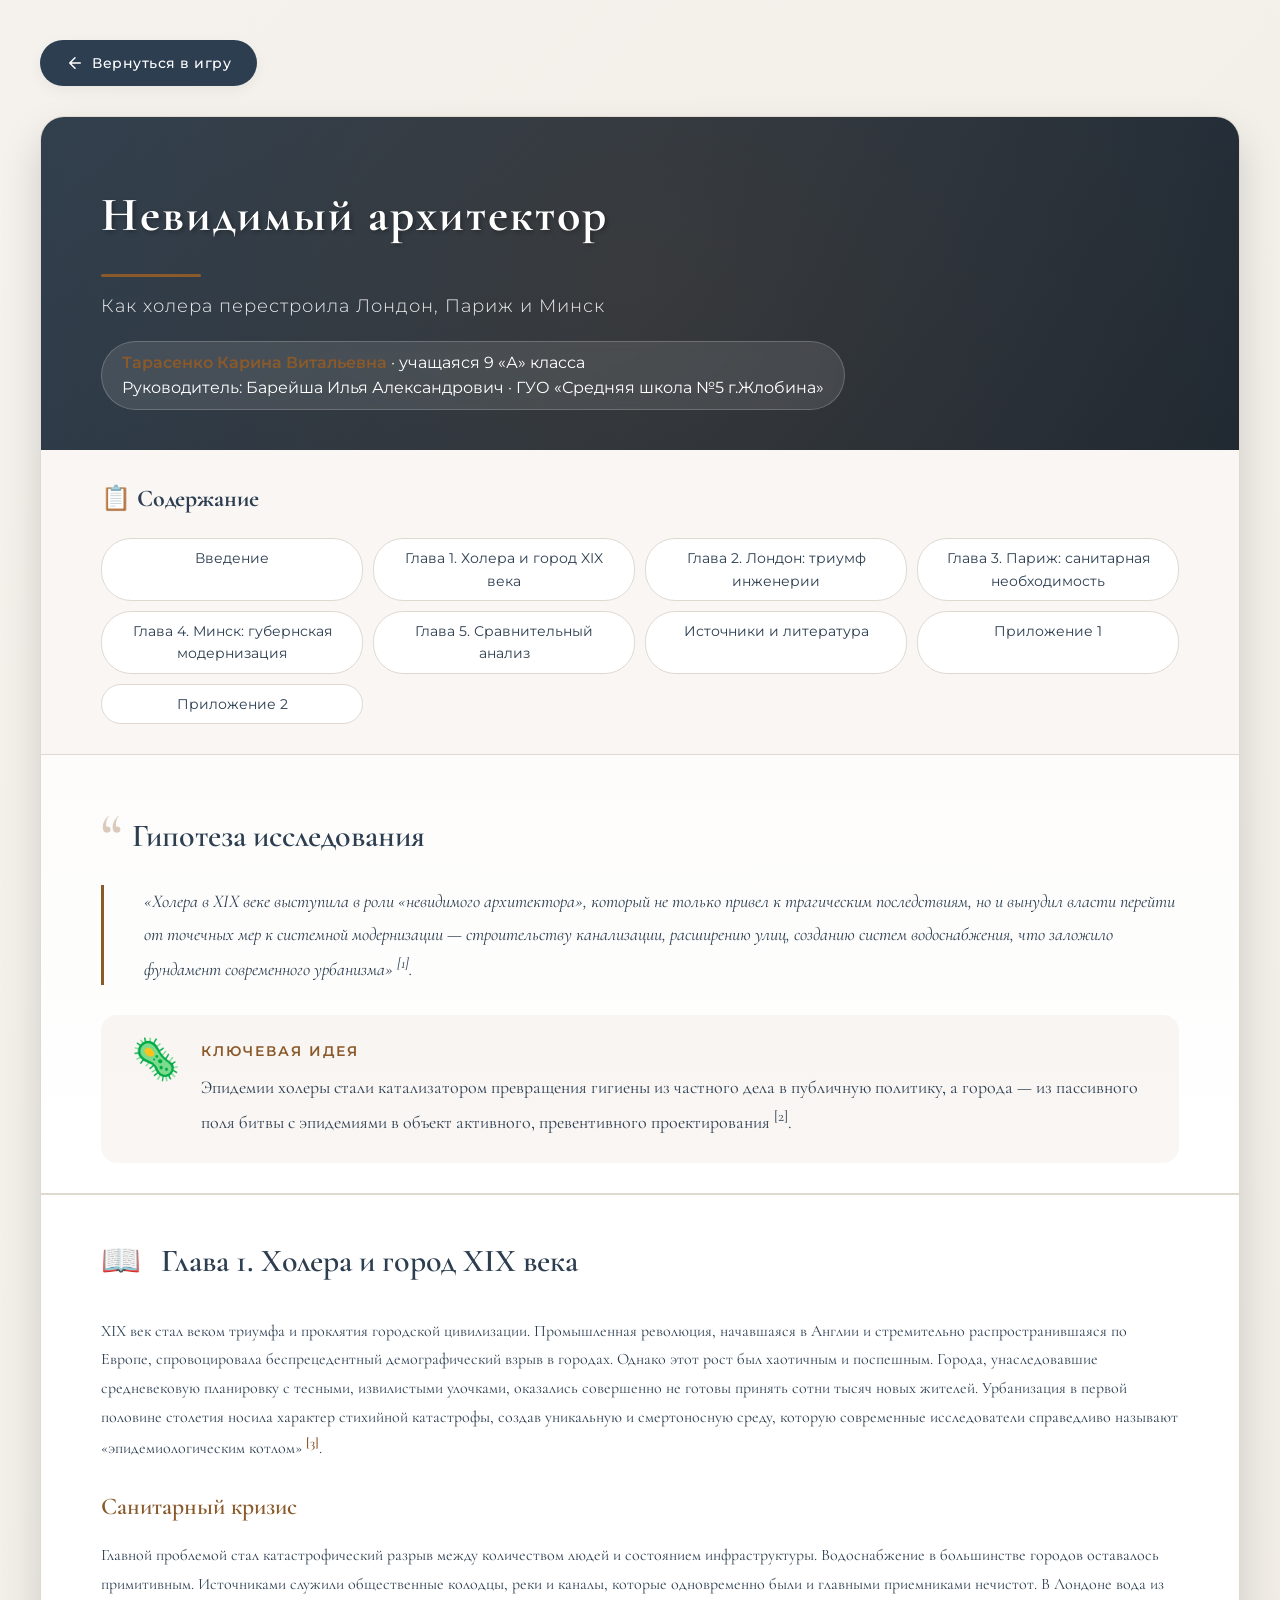
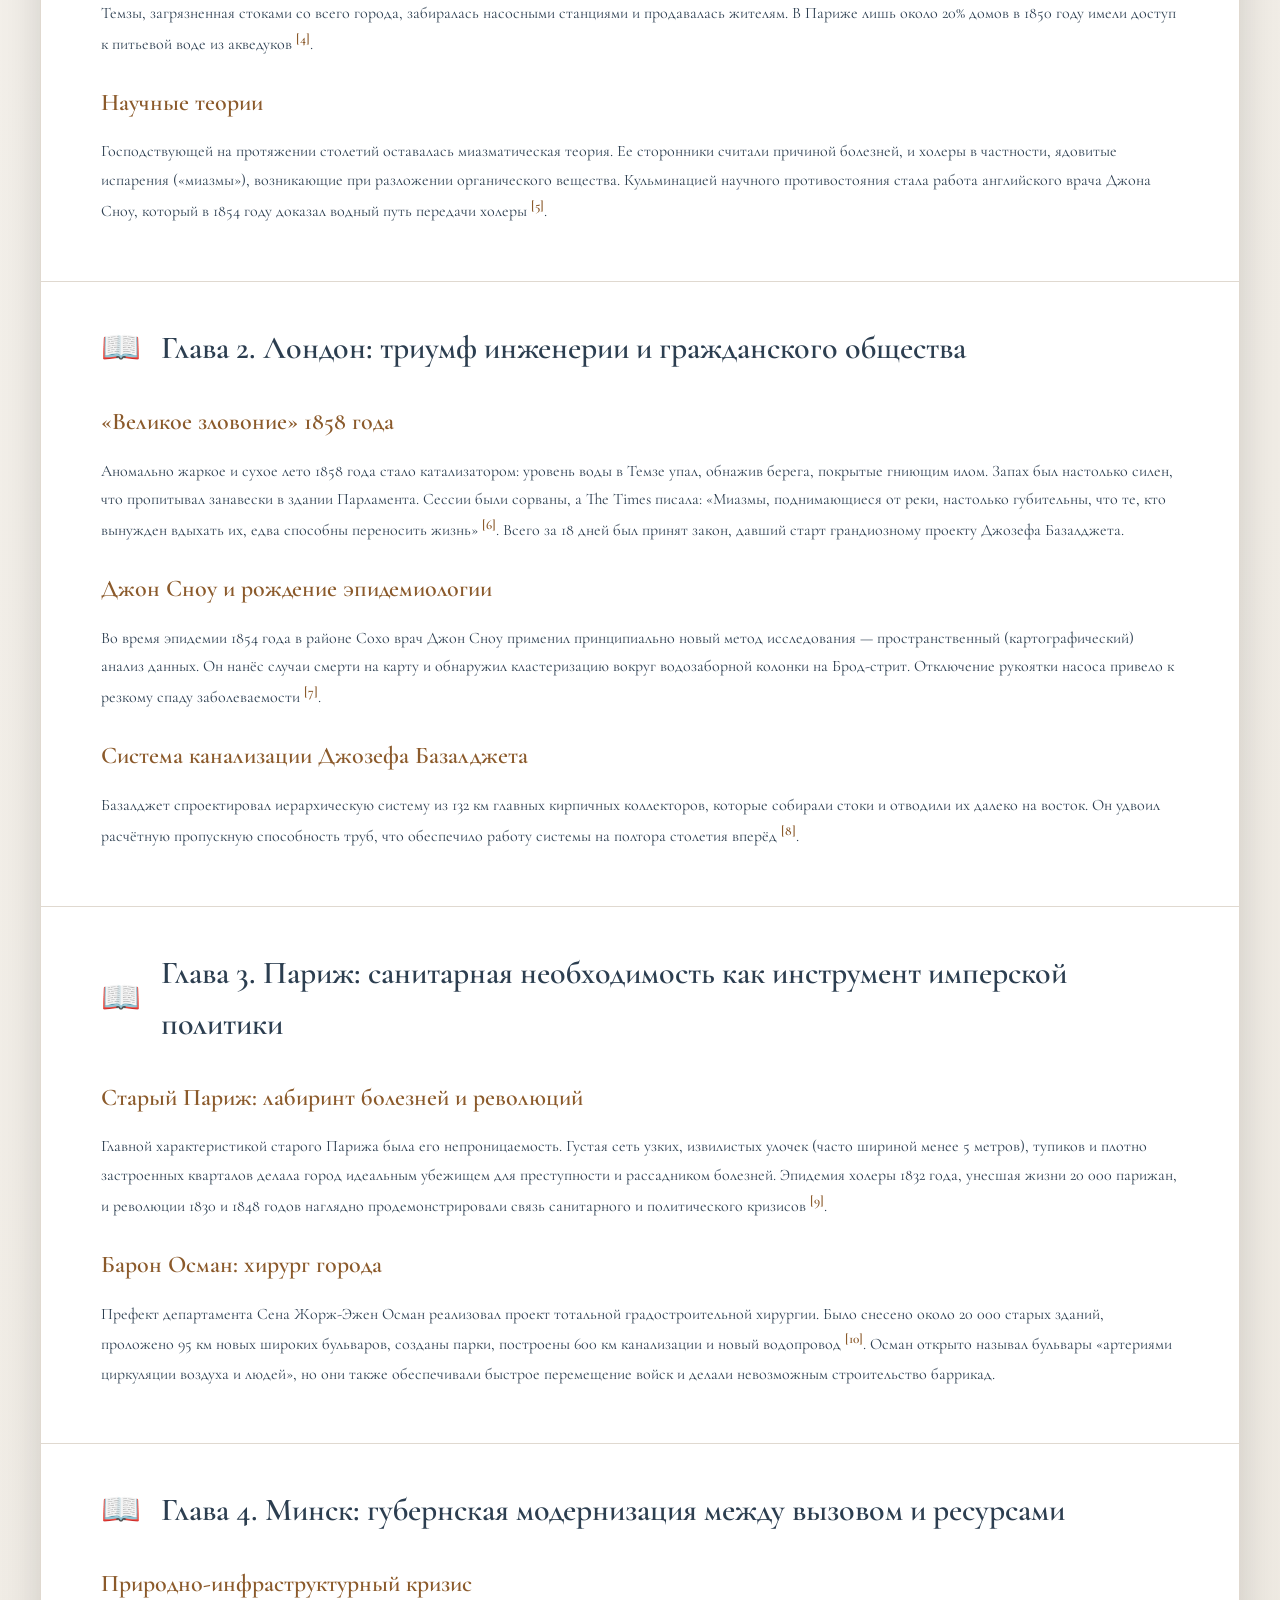
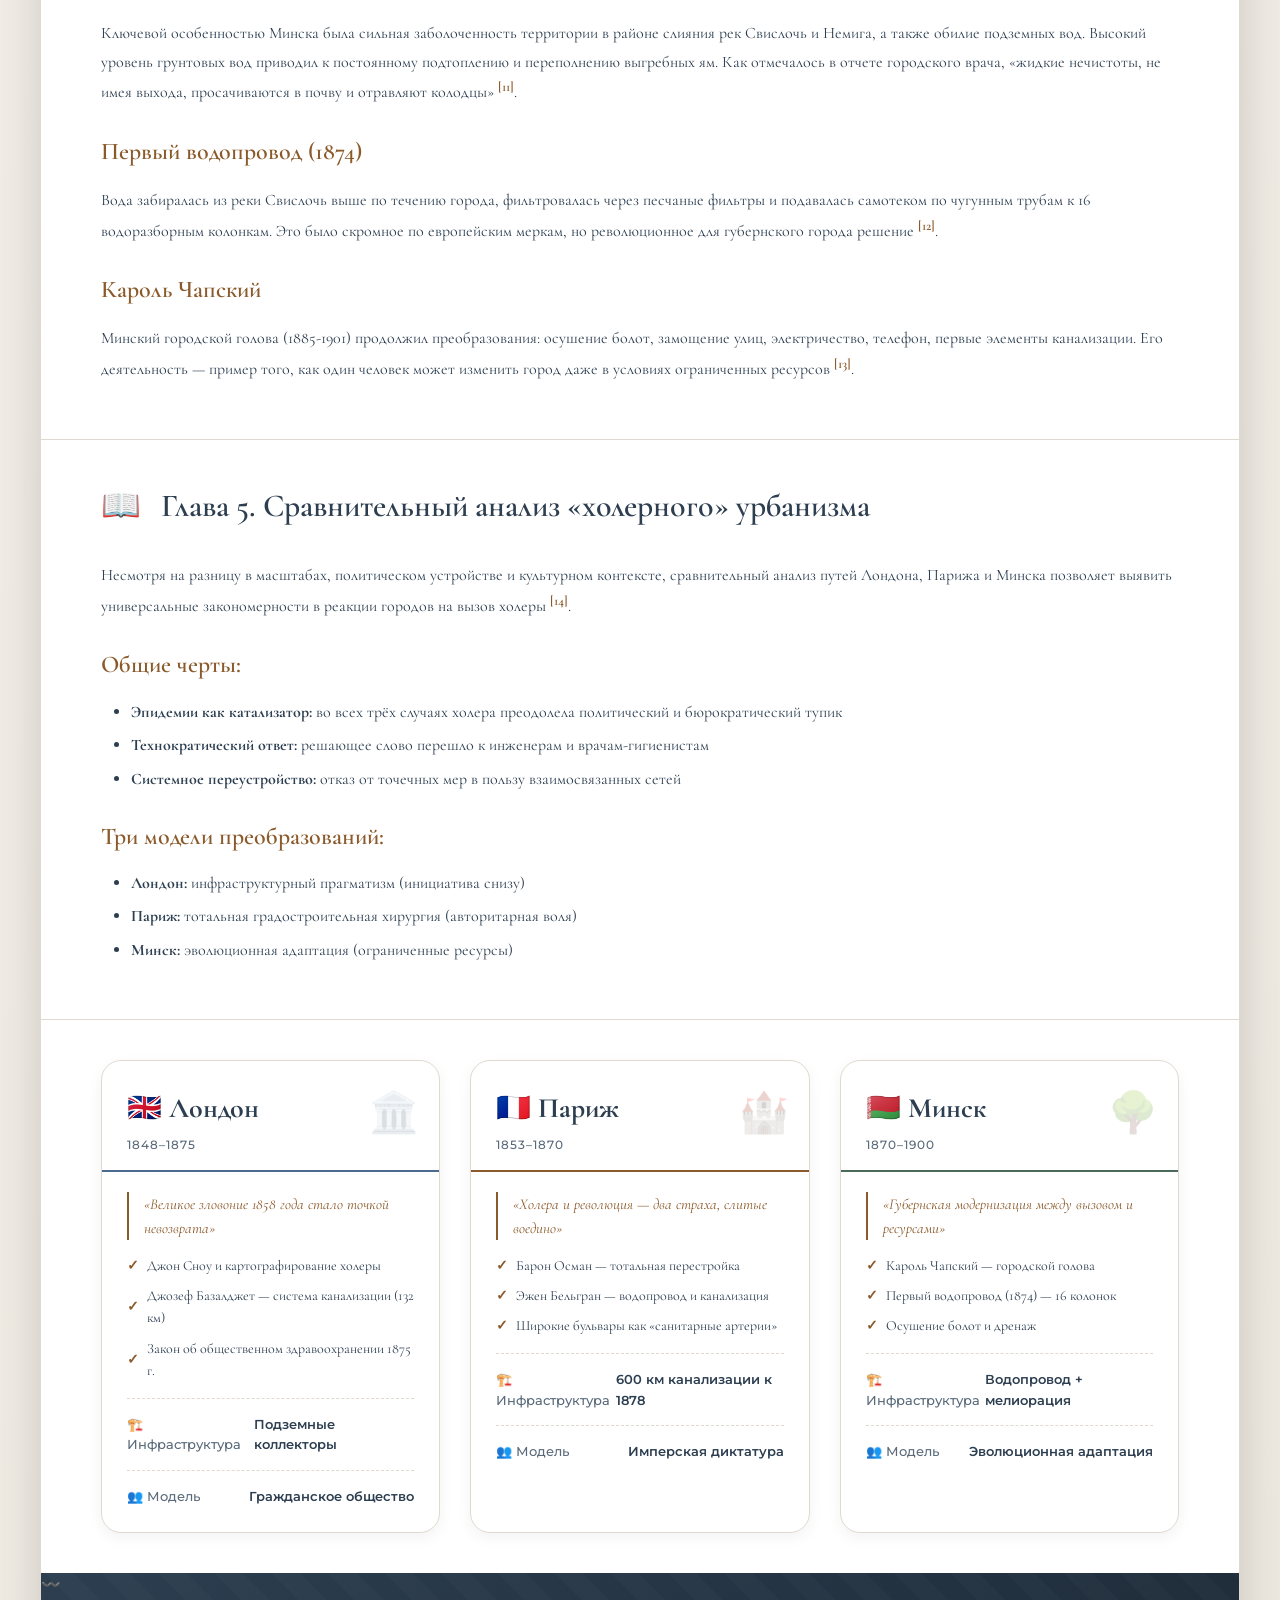
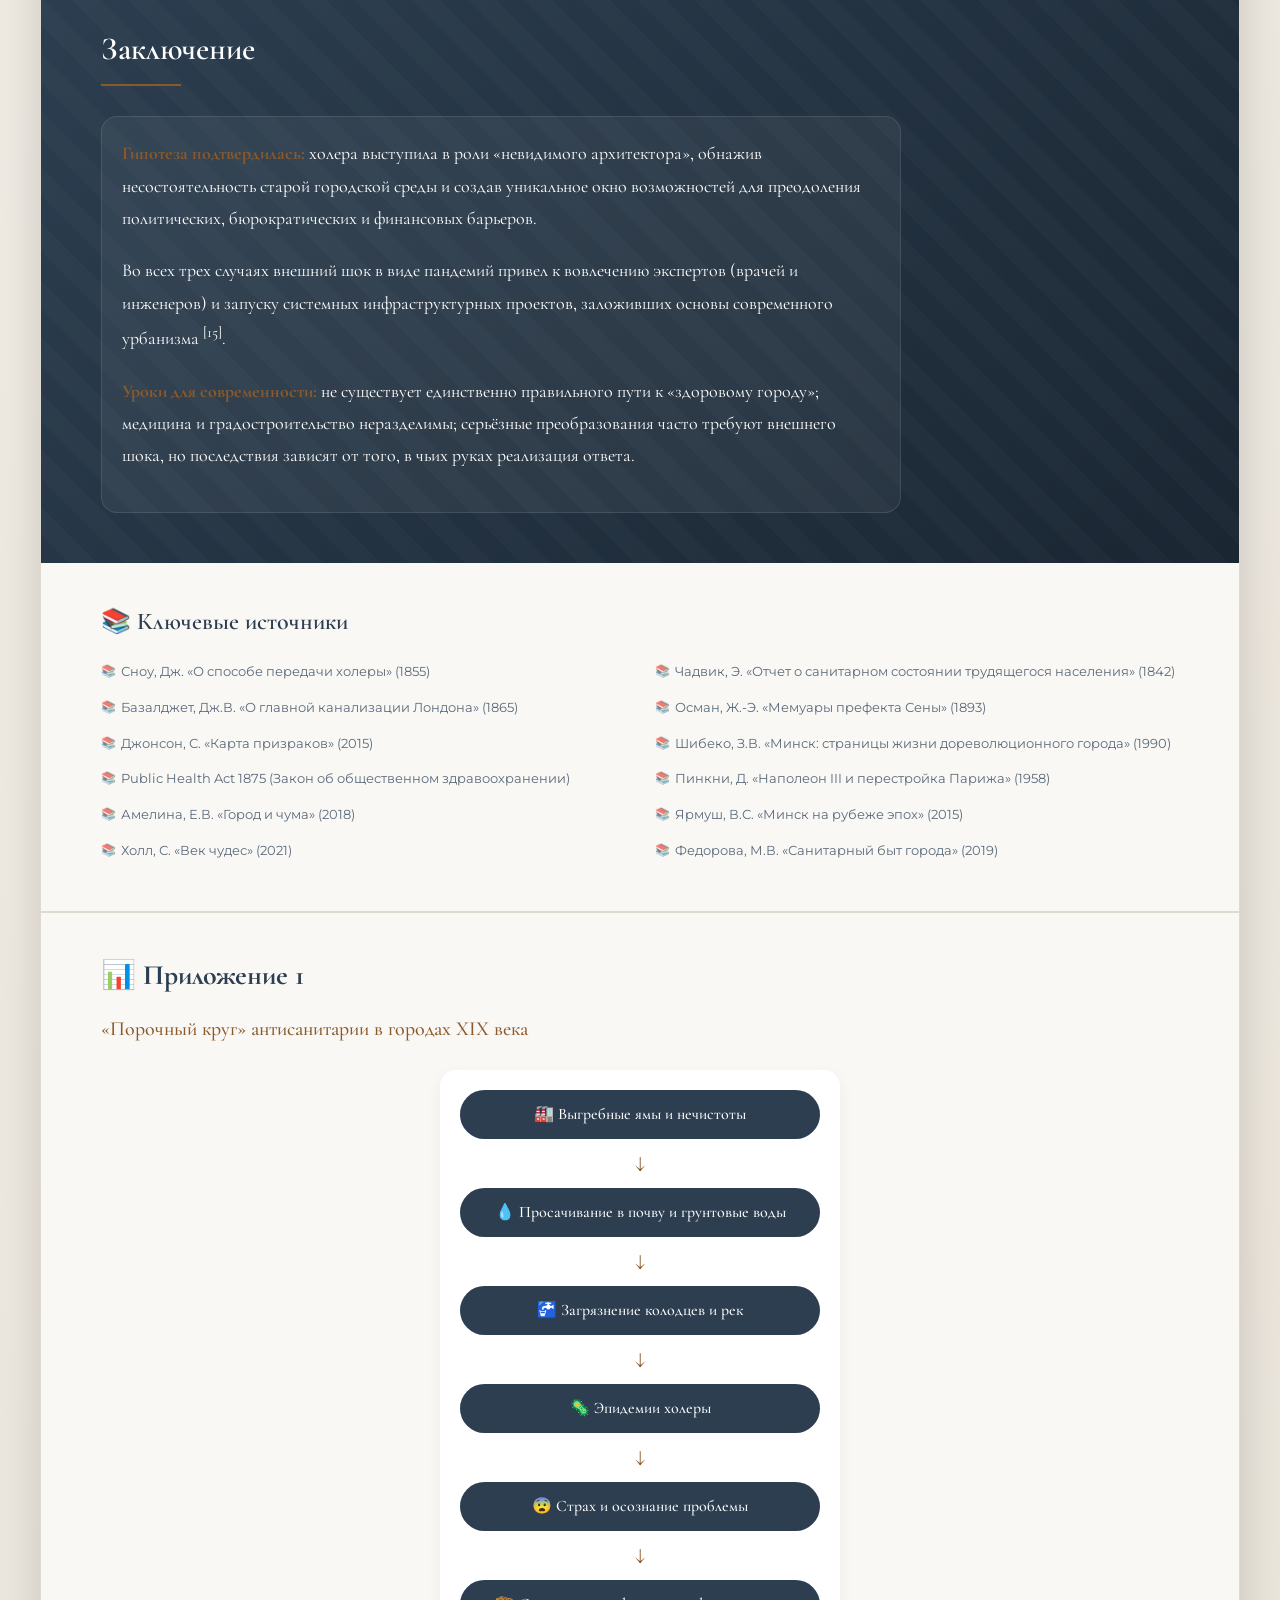
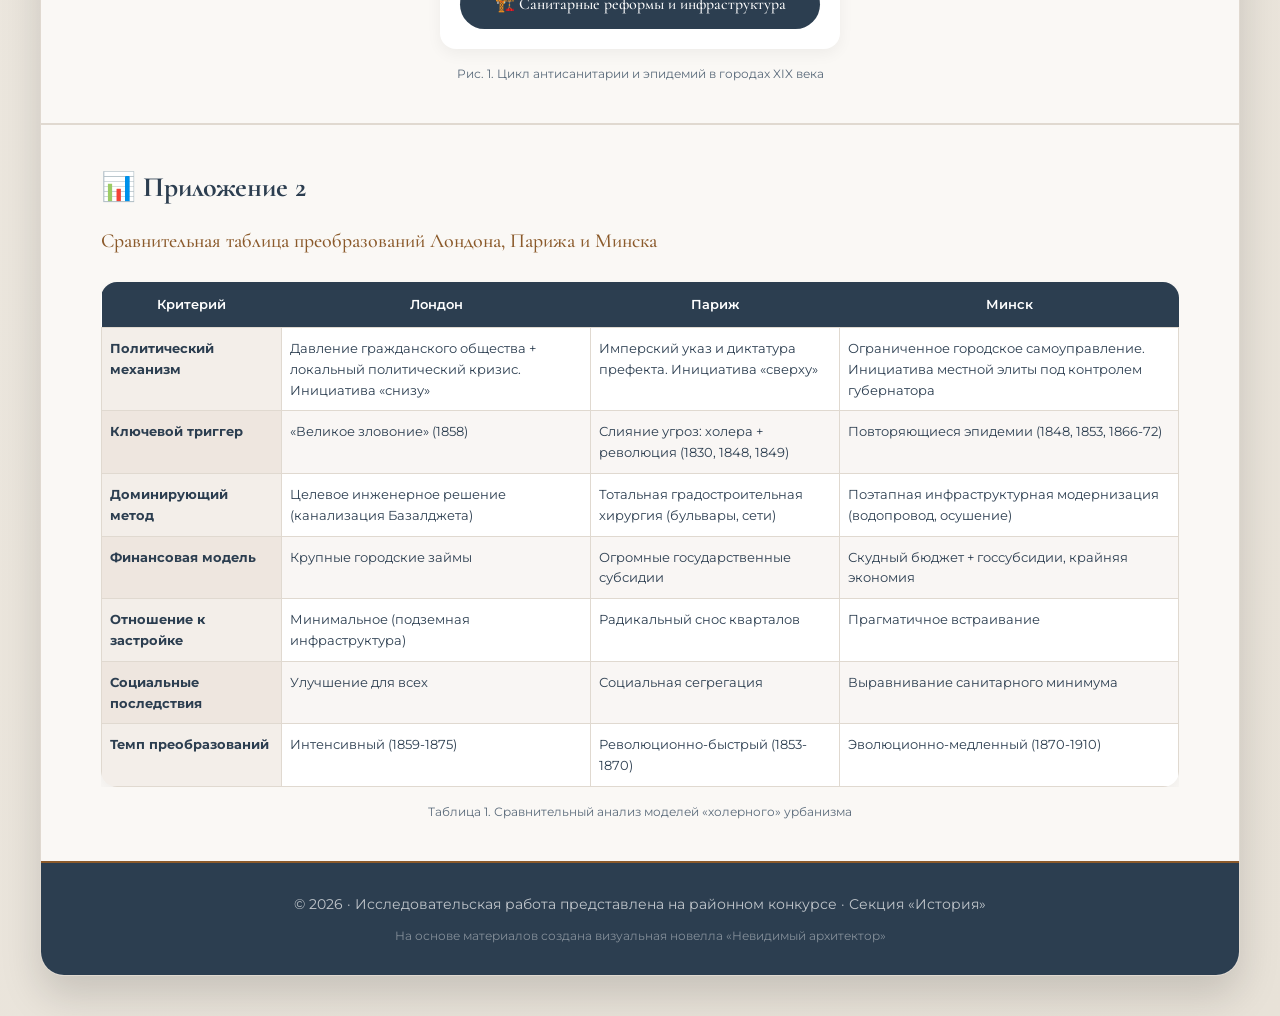
<file: research_full.html>
<!DOCTYPE html>
<html lang="ru">
<head>
    <meta charset="UTF-8">
    <meta name="viewport" content="width=device-width, initial-scale=1.0">
    <title>Невидимый архитектор · Исследовательская работа</title>
    <meta name="description" content="Исследовательская работа о влиянии эпидемий холеры на градостроительную модернизацию Лондона, Парижа и Минска в XIX веке">
    <meta name="keywords" content="холера, урбанизм, история, Лондон, Париж, Минск, Джон Сноу, Осман, Чапский">
    <meta name="author" content="Тарасенко Карина Витальевна">
    
    <!-- Open Graph для соцсетей -->
    <meta property="og:title" content="Невидимый архитектор: как холера перестроила Лондон, Париж и Минск">
    <meta property="og:description" content="Учебно-исследовательская работа учащейся 9 класса">
    <meta property="og:type" content="article">
    
    <link href="https://fonts.googleapis.com/css2?family=Cormorant+Garamond:wght@400;500;600;700&family=Montserrat:wght@300;400;500;600&display=swap" rel="stylesheet">
    <style>
        * {
            margin: 0;
            padding: 0;
            box-sizing: border-box;
        }

        :root {
            --color-primary: #2c3e50;
            --color-secondary: #8b5a2b;
            --color-accent: #c0392b;
            --color-text: #2c3e50;
            --color-text-light: #5a6a7a;
            --color-bg: #f5f2ed;
            --color-panel: #ffffff;
            --color-border: #e0d9d0;
            --font-main: 'Cormorant Garamond', serif;
            --font-ui: 'Montserrat', sans-serif;
            --shadow-sm: 0 5px 15px rgba(0,0,0,0.05);
            --shadow-md: 0 10px 30px rgba(0,0,0,0.1);
            --shadow-lg: 0 20px 40px rgba(0,0,0,0.15);
            --transition: all 0.3s ease;
        }

        html {
            scroll-behavior: smooth;
        }

        body {
            font-family: var(--font-main);
            background: linear-gradient(135deg, #f5f2ed 0%, #e8e2d8 100%);
            color: var(--color-text);
            line-height: 1.6;
            min-height: 100vh;
            padding: 40px 20px;
            position: relative;
        }

        /* Пылинки/шум фона */
        body::before {
            content: '';
            position: fixed;
            top: 0;
            left: 0;
            width: 100%;
            height: 100%;
            background-image: url('[data-uri]');
            pointer-events: none;
            z-index: -1;
            opacity: 0.5;
        }

        .container {
            max-width: 1200px;
            margin: 0 auto;
            position: relative;
        }

        /* Кнопка назад */
        .back-button {
            display: inline-flex;
            align-items: center;
            gap: 8px;
            padding: 12px 24px;
            background: var(--color-primary);
            color: white;
            text-decoration: none;
            font-family: var(--font-ui);
            font-size: 14px;
            font-weight: 500;
            letter-spacing: 0.5px;
            border: none;
            border-radius: 40px;
            cursor: pointer;
            transition: var(--transition);
            margin-bottom: 30px;
            border: 2px solid transparent;
            box-shadow: var(--shadow-sm);
        }

        .back-button:hover {
            background: var(--color-secondary);
            transform: translateX(-5px);
            box-shadow: var(--shadow-md);
        }

        .back-button:active {
            transform: translateX(-2px);
        }

        .back-button svg {
            width: 18px;
            height: 18px;
            fill: none;
            stroke: currentColor;
            stroke-width: 2;
            stroke-linecap: round;
            stroke-linejoin: round;
        }

        /* Основной контент */
        .research-paper {
            background: var(--color-panel);
            border-radius: 24px;
            box-shadow: var(--shadow-lg);
            overflow: hidden;
            border: 1px solid var(--color-border);
            backdrop-filter: blur(10px);
        }

        /* Шапка */
        .paper-header {
            background: linear-gradient(135deg, var(--color-primary) 0%, #1a2632 100%);
            color: white;
            padding: 60px 60px 40px;
            position: relative;
            overflow: hidden;
        }

        .paper-header::before {
            content: '';
            position: absolute;
            top: -50%;
            right: -50%;
            width: 200%;
            height: 200%;
            background: radial-gradient(circle, rgba(139,90,43,0.2) 0%, transparent 70%);
            animation: rotate 30s linear infinite;
        }

        @keyframes rotate {
            from { transform: rotate(0deg); }
            to { transform: rotate(360deg); }
        }

        .paper-header h1 {
            font-family: var(--font-main);
            font-size: 48px;
            font-weight: 700;
            letter-spacing: 2px;
            margin-bottom: 15px;
            position: relative;
            text-shadow: 2px 2px 4px rgba(0,0,0,0.3);
        }

        .paper-header h1::after {
            content: '';
            display: block;
            width: 100px;
            height: 3px;
            background: var(--color-secondary);
            margin-top: 20px;
            border-radius: 2px;
        }

        .paper-subtitle {
            font-family: var(--font-ui);
            font-size: 18px;
            font-weight: 300;
            letter-spacing: 1px;
            opacity: 0.9;
            margin-bottom: 20px;
            position: relative;
        }

        .paper-author {
            font-family: var(--font-ui);
            font-size: 16px;
            font-weight: 400;
            background: rgba(255,255,255,0.1);
            display: inline-block;
            padding: 8px 20px;
            border-radius: 40px;
            border: 1px solid rgba(255,255,255,0.2);
            backdrop-filter: blur(5px);
            position: relative;
        }

        .paper-author strong {
            color: var(--color-secondary);
            font-weight: 600;
        }

        /* Оглавление */
        .table-of-contents {
            background: rgba(139, 90, 43, 0.05);
            padding: 30px 60px;
            border-bottom: 1px solid var(--color-border);
        }

        .table-of-contents h3 {
            font-family: var(--font-main);
            font-size: 24px;
            color: var(--color-primary);
            margin-bottom: 20px;
        }

        .toc-grid {
            display: grid;
            grid-template-columns: repeat(auto-fill, minmax(250px, 1fr));
            gap: 10px;
        }

        .toc-item {
            padding: 8px 15px;
            background: white;
            border: 1px solid var(--color-border);
            border-radius: 30px;
            text-decoration: none;
            color: var(--color-text);
            font-family: var(--font-ui);
            font-size: 14px;
            transition: var(--transition);
            text-align: center;
        }

        .toc-item:hover {
            background: var(--color-secondary);
            color: white;
            border-color: var(--color-secondary);
            transform: translateY(-2px);
        }

        /* Введение и ключевые тезисы */
        .paper-intro {
            padding: 50px 60px 30px;
            border-bottom: 2px solid var(--color-border);
            background: linear-gradient(to bottom, rgba(139,90,43,0.02), transparent);
        }

        .paper-intro h2, .chapter h2 {
            font-family: var(--font-main);
            font-size: 32px;
            font-weight: 600;
            color: var(--color-primary);
            margin-bottom: 20px;
            display: flex;
            align-items: center;
            gap: 10px;
        }

        .paper-intro h2::before {
            content: '“';
            font-size: 60px;
            color: var(--color-secondary);
            opacity: 0.3;
            line-height: 1;
        }

        .paper-intro p {
            font-size: 18px;
            line-height: 1.8;
            color: var(--color-text);
            margin-bottom: 30px;
            font-style: italic;
            padding-left: 40px;
            border-left: 3px solid var(--color-secondary);
        }

        .key-insight {
            display: flex;
            gap: 20px;
            background: rgba(139,90,43,0.05);
            padding: 25px 30px;
            border-radius: 16px;
            margin-top: 20px;
        }

        .key-insight-icon {
            font-size: 40px;
            line-height: 1;
        }

        .key-insight-text {
            flex: 1;
        }

        .key-insight-text h3 {
            font-family: var(--font-ui);
            font-size: 14px;
            font-weight: 600;
            letter-spacing: 2px;
            text-transform: uppercase;
            color: var(--color-secondary);
            margin-bottom: 8px;
        }

        .key-insight-text p {
            font-size: 18px;
            margin: 0;
            padding: 0;
            border: none;
            font-style: normal;
        }

        /* Главы */
        .chapter {
            padding: 40px 60px;
            border-bottom: 1px solid var(--color-border);
        }

        .chapter h2 {
            margin-bottom: 30px;
        }

        .chapter h2::before {
            content: '📖';
            font-size: 32px;
            margin-right: 10px;
            color: var(--color-secondary);
        }

        .chapter h3 {
            font-family: var(--font-main);
            font-size: 24px;
            font-weight: 600;
            color: var(--color-secondary);
            margin: 25px 0 15px;
        }

        .chapter p {
            font-size: 16px;
            line-height: 1.8;
            margin-bottom: 15px;
            color: var(--color-text);
        }

        .chapter sup {
            color: var(--color-secondary);
            font-weight: 600;
            cursor: help;
        }

        .chapter sup:hover {
            text-decoration: underline;
        }

        .chapter ul, .chapter ol {
            margin: 15px 0 15px 30px;
        }

        .chapter li {
            margin-bottom: 8px;
            font-size: 16px;
        }

        /* Города (карточки) */
        .cities-section {
            padding: 40px 60px;
            display: grid;
            grid-template-columns: repeat(3, 1fr);
            gap: 30px;
        }

        .city-card {
            background: white;
            border-radius: 20px;
            overflow: hidden;
            box-shadow: var(--shadow-sm);
            transition: var(--transition);
            border: 1px solid var(--color-border);
            position: relative;
            top: 0;
        }

        .city-card:hover {
            transform: translateY(-8px);
            box-shadow: var(--shadow-md);
        }

        .city-header {
            padding: 25px 25px 15px;
            border-bottom: 2px solid;
            position: relative;
        }

        .city-header.london { border-color: #4a6b8f; }
        .city-header.paris { border-color: #8b5a2b; }
        .city-header.minsk { border-color: #4a6b5a; }

        .city-name {
            font-family: var(--font-main);
            font-size: 28px;
            font-weight: 700;
            margin-bottom: 5px;
            display: flex;
            align-items: center;
            gap: 8px;
        }

        .city-year {
            font-family: var(--font-ui);
            font-size: 12px;
            font-weight: 500;
            color: var(--color-text-light);
            letter-spacing: 1px;
        }

        .city-icon {
            position: absolute;
            top: 20px;
            right: 20px;
            font-size: 40px;
            opacity: 0.2;
        }

        .city-content {
            padding: 20px 25px 25px;
        }

        .city-quote {
            font-style: italic;
            color: var(--color-secondary);
            margin-bottom: 15px;
            font-size: 15px;
            line-height: 1.6;
            padding-left: 15px;
            border-left: 2px solid var(--color-secondary);
        }

        .city-stat {
            display: flex;
            justify-content: space-between;
            align-items: center;
            margin-top: 15px;
            font-family: var(--font-ui);
            font-size: 13px;
            padding-top: 15px;
            border-top: 1px dashed var(--color-border);
        }

        .city-stat span:first-child {
            font-weight: 500;
            color: var(--color-text-light);
        }

        .city-stat span:last-child {
            font-weight: 600;
            color: var(--color-primary);
        }

        .city-features {
            list-style: none;
            margin: 15px 0;
        }

        .city-features li {
            display: flex;
            align-items: center;
            gap: 8px;
            font-size: 14px;
            margin-bottom: 8px;
            color: var(--color-text);
        }

        .city-features li::before {
            content: '✓';
            color: var(--color-secondary);
            font-weight: bold;
        }

        /* Цитата и вывод */
        .conclusion-section {
            background: linear-gradient(135deg, #2c3e50 0%, #1a2632 100%);
            color: white;
            padding: 50px 60px;
            position: relative;
            overflow: hidden;
        }

        .conclusion-section::before {
            content: '〰️';
            position: absolute;
            bottom: 0;
            left: 0;
            width: 100%;
            height: 100%;
            background: repeating-linear-gradient(45deg, transparent, transparent 20px, rgba(255,255,255,0.02) 20px, rgba(255,255,255,0.02) 40px);
            pointer-events: none;
        }

        .conclusion-section h2 {
            font-family: var(--font-main);
            font-size: 32px;
            font-weight: 600;
            margin-bottom: 30px;
            position: relative;
            display: inline-block;
        }

        .conclusion-section h2::after {
            content: '';
            display: block;
            width: 80px;
            height: 2px;
            background: var(--color-secondary);
            margin-top: 10px;
        }

        .conclusion-text {
            font-size: 18px;
            line-height: 1.8;
            max-width: 800px;
            position: relative;
            padding: 20px;
            background: rgba(255,255,255,0.05);
            border-radius: 16px;
            border: 1px solid rgba(255,255,255,0.1);
        }

        .conclusion-text p {
            margin-bottom: 20px;
        }

        .conclusion-text strong {
            color: var(--color-secondary);
        }

        /* Источники */
        .sources-section {
            padding: 40px 60px 50px;
            background: #faf8f5;
        }

        .sources-section h3 {
            font-family: var(--font-main);
            font-size: 24px;
            font-weight: 600;
            color: var(--color-primary);
            margin-bottom: 20px;
            display: flex;
            align-items: center;
            gap: 10px;
        }

        .sources-list {
            display: grid;
            grid-template-columns: repeat(2, 1fr);
            gap: 15px 30px;
            list-style: none;
        }

        .sources-list li {
            font-family: var(--font-ui);
            font-size: 13px;
            color: var(--color-text-light);
            padding-left: 20px;
            position: relative;
            line-height: 1.6;
            transition: var(--transition);
        }

        .sources-list li:hover {
            color: var(--color-secondary);
            transform: translateX(5px);
        }

        .sources-list li::before {
            content: '📚';
            position: absolute;
            left: 0;
            top: 0;
            font-size: 12px;
            opacity: 0.7;
        }

        /* Приложения */
        .appendix {
            padding: 40px 60px;
            border-top: 2px solid var(--color-border);
            background: #faf8f5;
        }

        .appendix h2 {
            font-family: var(--font-main);
            font-size: 28px;
            color: var(--color-primary);
            margin-bottom: 15px;
        }

        .appendix h3 {
            font-family: var(--font-main);
            font-size: 20px;
            color: var(--color-secondary);
            margin-bottom: 25px;
            font-weight: 500;
        }

        .appendix-caption {
            font-family: var(--font-ui);
            font-size: 12px;
            color: var(--color-text-light);
            margin-top: 15px;
            text-align: center;
        }

        /* Схема для приложения 1 */
        .schema {
            display: flex;
            flex-direction: column;
            align-items: center;
            gap: 5px;
            max-width: 400px;
            margin: 0 auto;
            padding: 20px;
            background: white;
            border-radius: 16px;
            box-shadow: var(--shadow-sm);
        }

        .schema-item {
            background: var(--color-primary);
            color: white;
            padding: 12px 20px;
            border-radius: 30px;
            width: 100%;
            text-align: center;
            font-weight: 500;
        }

        .schema-arrow {
            font-size: 24px;
            color: var(--color-secondary);
        }

        /* Таблица для приложения 2 */
        .research-comparison-table {
            width: 100%;
            border-collapse: collapse;
            font-family: var(--font-ui);
            font-size: 13px;
            background: white;
            border-radius: 16px;
            overflow: hidden;
            box-shadow: var(--shadow-sm);
        }

        .research-comparison-table th {
            background: var(--color-primary);
            color: white;
            padding: 12px 8px;
            text-align: center;
            font-weight: 600;
        }

        .research-comparison-table td {
            border: 1px solid var(--color-border);
            padding: 10px 8px;
            vertical-align: top;
        }

        .research-comparison-table tr:nth-child(even) {
            background: rgba(139, 90, 43, 0.05);
        }

        .research-comparison-table td:first-child {
            font-weight: 600;
            background: rgba(139, 90, 43, 0.1);
            width: 180px;
        }

        .comparison-table-wrapper {
            overflow-x: auto;
        }

        /* Футер */
        .paper-footer {
            background: var(--color-primary);
            padding: 30px 60px;
            text-align: center;
            border-top: 2px solid var(--color-secondary);
            color: rgba(255,255,255,0.7);
            font-family: var(--font-ui);
            font-size: 14px;
        }

        .paper-footer strong {
            color: white;
        }

        /* Кнопка "Наверх" */
        .back-to-top {
            position: fixed;
            bottom: 30px;
            right: 30px;
            width: 50px;
            height: 50px;
            background: var(--color-secondary);
            color: white;
            border: none;
            border-radius: 50%;
            font-size: 24px;
            cursor: pointer;
            opacity: 0;
            transition: var(--transition);
            box-shadow: var(--shadow-md);
            z-index: 1000;
        }

        .back-to-top.visible {
            opacity: 1;
        }

        .back-to-top:hover {
            background: var(--color-primary);
            transform: translateY(-5px);
        }

        /* Адаптивность */
        @media (max-width: 1024px) {
            .cities-section {
                grid-template-columns: repeat(2, 1fr);
                padding: 30px;
            }
            
            .paper-header,
            .paper-intro,
            .chapter,
            .conclusion-section,
            .sources-section,
            .appendix,
            .paper-footer,
            .table-of-contents {
                padding: 40px 30px;
            }
        }

        @media (max-width: 768px) {
            .cities-section {
                grid-template-columns: 1fr;
            }
            
            .paper-header h1 {
                font-size: 36px;
            }
            
            .paper-intro p {
                font-size: 16px;
                padding-left: 20px;
            }
            
            .sources-list {
                grid-template-columns: 1fr;
            }
            
            .key-insight {
                flex-direction: column;
                align-items: flex-start;
            }
            
            .toc-grid {
                grid-template-columns: 1fr;
            }
        }

        @media (max-width: 600px) {
            body {
                padding: 20px 10px;
            }
            
            .paper-header,
            .paper-intro,
            .chapter,
            .cities-section,
            .conclusion-section,
            .sources-section,
            .appendix,
            .paper-footer,
            .table-of-contents {
                padding: 30px 20px;
            }
            
            .research-comparison-table {
                font-size: 11px;
            }
            
            .research-comparison-table td:first-child {
                width: 100px;
            }
            
            .back-to-top {
                bottom: 15px;
                right: 15px;
                width: 40px;
                height: 40px;
                font-size: 20px;
            }
        }

        /* Анимации */
        @keyframes fadeInUp {
            from {
                opacity: 0;
                transform: translateY(20px);
            }
            to {
                opacity: 1;
                transform: translateY(0);
            }
        }

        .city-card {
            animation: fadeInUp 0.6s ease forwards;
            opacity: 0;
        }

        .city-card:nth-child(1) { animation-delay: 0.1s; }
        .city-card:nth-child(2) { animation-delay: 0.2s; }
        .city-card:nth-child(3) { animation-delay: 0.3s; }
    </style>
</head>
<body>
    <div class="container">
        <!-- Кнопка назад -->
        <button class="back-button" onclick="goBack()">
            <svg viewBox="0 0 24 24">
                <path d="M19 12H5M12 19l-7-7 7-7"/>
            </svg>
            Вернуться в игру
        </button>

        <div class="research-paper">
            <!-- Шапка -->
            <div class="paper-header">
                <h1>Невидимый архитектор</h1>
                <div class="paper-subtitle">Как холера перестроила Лондон, Париж и Минск</div>
                <div class="paper-author">
                    <strong>Тарасенко Карина Витальевна</strong> · учащаяся 9 «А» класса<br>
                    Руководитель: Барейша Илья Александрович · ГУО «Средняя школа №5 г.Жлобина»
                </div>
            </div>

            <!-- Оглавление -->
            <div class="table-of-contents">
                <h3>📋 Содержание</h3>
                <div class="toc-grid">
                    <a href="#intro" class="toc-item">Введение</a>
                    <a href="#chapter1" class="toc-item">Глава 1. Холера и город XIX века</a>
                    <a href="#chapter2" class="toc-item">Глава 2. Лондон: триумф инженерии</a>
                    <a href="#chapter3" class="toc-item">Глава 3. Париж: санитарная необходимость</a>
                    <a href="#chapter4" class="toc-item">Глава 4. Минск: губернская модернизация</a>
                    <a href="#chapter5" class="toc-item">Глава 5. Сравнительный анализ</a>
                    <a href="#sources" class="toc-item">Источники и литература</a>
                    <a href="#appendix1" class="toc-item">Приложение 1</a>
                    <a href="#appendix2" class="toc-item">Приложение 2</a>
                </div>
            </div>

            <!-- Введение и гипотеза -->
            <div class="paper-intro" id="intro">
                <h2>Гипотеза исследования</h2>
                <p>«Холера в XIX веке выступила в роли «невидимого архитектора», который не только привел к трагическим последствиям, но и вынудил власти перейти от точечных мер к системной модернизации — строительству канализации, расширению улиц, созданию систем водоснабжения, что заложило фундамент современного урбанизма» <sup>[1]</sup>.</p>
                
                <div class="key-insight">
                    <div class="key-insight-icon">🦠</div>
                    <div class="key-insight-text">
                        <h3>Ключевая идея</h3>
                        <p>Эпидемии холеры стали катализатором превращения гигиены из частного дела в публичную политику, а города — из пассивного поля битвы с эпидемиями в объект активного, превентивного проектирования <sup>[2]</sup>.</p>
                    </div>
                </div>
            </div>

            <!-- Глава 1 -->
            <div class="chapter" id="chapter1">
                <h2>Глава 1. Холера и город XIX века</h2>
                <p>XIX век стал веком триумфа и проклятия городской цивилизации. Промышленная революция, начавшаяся в Англии и стремительно распространившаяся по Европе, спровоцировала беспрецедентный демографический взрыв в городах. Однако этот рост был хаотичным и поспешным. Города, унаследовавшие средневековую планировку с тесными, извилистыми улочками, оказались совершенно не готовы принять сотни тысяч новых жителей. Урбанизация в первой половине столетия носила характер стихийной катастрофы, создав уникальную и смертоносную среду, которую современные исследователи справедливо называют «эпидемиологическим котлом» <sup>[3]</sup>.</p>
                
                <h3>Санитарный кризис</h3>
                <p>Главной проблемой стал катастрофический разрыв между количеством людей и состоянием инфраструктуры. Водоснабжение в большинстве городов оставалось примитивным. Источниками служили общественные колодцы, реки и каналы, которые одновременно были и главными приемниками нечистот. В Лондоне вода из Темзы, загрязненная стоками со всего города, забиралась насосными станциями и продавалась жителям. В Париже лишь около 20% домов в 1850 году имели доступ к питьевой воде из акведуков <sup>[4]</sup>.</p>
                
                <h3>Научные теории</h3>
                <p>Господствующей на протяжении столетий оставалась миазматическая теория. Ее сторонники считали причиной болезней, и холеры в частности, ядовитые испарения («миазмы»), возникающие при разложении органического вещества. Кульминацией научного противостояния стала работа английского врача Джона Сноу, который в 1854 году доказал водный путь передачи холеры <sup>[5]</sup>.</p>
            </div>

            <!-- Глава 2 -->
            <div class="chapter" id="chapter2">
                <h2>Глава 2. Лондон: триумф инженерии и гражданского общества</h2>
                
                <h3>«Великое зловоние» 1858 года</h3>
                <p>Аномально жаркое и сухое лето 1858 года стало катализатором: уровень воды в Темзе упал, обнажив берега, покрытые гниющим илом. Запах был настолько силен, что пропитывал занавески в здании Парламента. Сессии были сорваны, а The Times писала: «Миазмы, поднимающиеся от реки, настолько губительны, что те, кто вынужден вдыхать их, едва способны переносить жизнь» <sup>[6]</sup>. Всего за 18 дней был принят закон, давший старт грандиозному проекту Джозефа Базалджета.</p>
                
                <h3>Джон Сноу и рождение эпидемиологии</h3>
                <p>Во время эпидемии 1854 года в районе Сохо врач Джон Сноу применил принципиально новый метод исследования — пространственный (картографический) анализ данных. Он нанёс случаи смерти на карту и обнаружил кластеризацию вокруг водозаборной колонки на Брод-стрит. Отключение рукоятки насоса привело к резкому спаду заболеваемости <sup>[7]</sup>.</p>
                
                <h3>Система канализации Джозефа Базалджета</h3>
                <p>Базалджет спроектировал иерархическую систему из 132 км главных кирпичных коллекторов, которые собирали стоки и отводили их далеко на восток. Он удвоил расчётную пропускную способность труб, что обеспечило работу системы на полтора столетия вперёд <sup>[8]</sup>.</p>
            </div>

        
            <!-- Глава 3 -->
            <div class="chapter" id="chapter3">
                <h2>Глава 3. Париж: санитарная необходимость как инструмент имперской политики</h2>
                
                <h3>Старый Париж: лабиринт болезней и революций</h3>
                <p>Главной характеристикой старого Парижа была его непроницаемость. Густая сеть узких, извилистых улочек (часто шириной менее 5 метров), тупиков и плотно застроенных кварталов делала город идеальным убежищем для преступности и рассадником болезней. Эпидемия холеры 1832 года, унесшая жизни 20 000 парижан, и революции 1830 и 1848 годов наглядно продемонстрировали связь санитарного и политического кризисов <sup>[9]</sup>.</p>
                
                <h3>Барон Осман: хирург города</h3>
                <p>Префект департамента Сена Жорж-Эжен Осман реализовал проект тотальной градостроительной хирургии. Было снесено около 20 000 старых зданий, проложено 95 км новых широких бульваров, созданы парки, построены 600 км канализации и новый водопровод <sup>[10]</sup>. Осман открыто называл бульвары «артериями циркуляции воздуха и людей», но они также обеспечивали быстрое перемещение войск и делали невозможным строительство баррикад.</p>
            </div>

            <!-- Глава 4 -->
            <div class="chapter" id="chapter4">
                <h2>Глава 4. Минск: губернская модернизация между вызовом и ресурсами</h2>
                
                <h3>Природно-инфраструктурный кризис</h3>
                <p>Ключевой особенностью Минска была сильная заболоченность территории в районе слияния рек Свислочь и Немига, а также обилие подземных вод. Высокий уровень грунтовых вод приводил к постоянному подтоплению и переполнению выгребных ям. Как отмечалось в отчете городского врача, «жидкие нечистоты, не имея выхода, просачиваются в почву и отравляют колодцы» <sup>[11]</sup>.</p>
                
                <h3>Первый водопровод (1874)</h3>
                <p>Вода забиралась из реки Свислочь выше по течению города, фильтровалась через песчаные фильтры и подавалась самотеком по чугунным трубам к 16 водоразборным колонкам. Это было скромное по европейским меркам, но революционное для губернского города решение <sup>[12]</sup>.</p>
                
                <h3>Кароль Чапский</h3>
                <p>Минский городской голова (1885-1901) продолжил преобразования: осушение болот, замощение улиц, электричество, телефон, первые элементы канализации. Его деятельность — пример того, как один человек может изменить город даже в условиях ограниченных ресурсов <sup>[13]</sup>.</p>
            </div>

            <!-- Глава 5 -->
            <div class="chapter" id="chapter5">
                <h2>Глава 5. Сравнительный анализ «холерного» урбанизма</h2>
                
                <p>Несмотря на разницу в масштабах, политическом устройстве и культурном контексте, сравнительный анализ путей Лондона, Парижа и Минска позволяет выявить универсальные закономерности в реакции городов на вызов холеры <sup>[14]</sup>.</p>
                
                <h3>Общие черты:</h3>
                <ul>
                    <li><strong>Эпидемии как катализатор:</strong> во всех трёх случаях холера преодолела политический и бюрократический тупик</li>
                    <li><strong>Технократический ответ:</strong> решающее слово перешло к инженерам и врачам-гигиенистам</li>
                    <li><strong>Системное переустройство:</strong> отказ от точечных мер в пользу взаимосвязанных сетей</li>
                </ul>
                
                <h3>Три модели преобразований:</h3>
                <ul>
                    <li><strong>Лондон:</strong> инфраструктурный прагматизм (инициатива снизу)</li>
                    <li><strong>Париж:</strong> тотальная градостроительная хирургия (авторитарная воля)</li>
                    <li><strong>Минск:</strong> эволюционная адаптация (ограниченные ресурсы)</li>
                </ul>
            </div>

    <!-- Три города (карточки) -->
            <div class="cities-section">
                <!-- Лондон -->
                <div class="city-card">
                    <div class="city-header london">
                        <div class="city-name">🇬🇧 Лондон</div>
                        <div class="city-year">1848–1875</div>
                        <div class="city-icon">🏛️</div>
                    </div>
                    <div class="city-content">
                        <div class="city-quote">«Великое зловоние 1858 года стало точкой невозврата»</div>
                        <ul class="city-features">
                            <li>Джон Сноу и картографирование холеры</li>
                            <li>Джозеф Базалджет — система канализации (132 км)</li>
                            <li>Закон об общественном здравоохранении 1875 г.</li>
                        </ul>
                        <div class="city-stat">
                            <span>🏗️ Инфраструктура</span>
                            <span>Подземные коллекторы</span>
                        </div>
                        <div class="city-stat">
                            <span>👥 Модель</span>
                            <span>Гражданское общество</span>
                        </div>
                    </div>
                </div>

                <!-- Париж -->
                <div class="city-card">
                    <div class="city-header paris">
                        <div class="city-name">🇫🇷 Париж</div>
                        <div class="city-year">1853–1870</div>
                        <div class="city-icon">🏰</div>
                    </div>
                    <div class="city-content">
                        <div class="city-quote">«Холера и революция — два страха, слитые воедино»</div>
                        <ul class="city-features">
                            <li>Барон Осман — тотальная перестройка</li>
                            <li>Эжен Бельгран — водопровод и канализация</li>
                            <li>Широкие бульвары как «санитарные артерии»</li>
                        </ul>
                        <div class="city-stat">
                            <span>🏗️ Инфраструктура</span>
                            <span>600 км канализации к 1878</span>
                        </div>
                        <div class="city-stat">
                            <span>👥 Модель</span>
                            <span>Имперская диктатура</span>
                        </div>
                    </div>
                </div>

                <!-- Минск -->
                <div class="city-card">
                    <div class="city-header minsk">
                        <div class="city-name">🇧🇾 Минск</div>
                        <div class="city-year">1870–1900</div>
                        <div class="city-icon">🌳</div>
                    </div>
                    <div class="city-content">
                        <div class="city-quote">«Губернская модернизация между вызовом и ресурсами»</div>
                        <ul class="city-features">
                            <li>Кароль Чапский — городской голова</li>
                            <li>Первый водопровод (1874) — 16 колонок</li>
                            <li>Осушение болот и дренаж</li>
                        </ul>
                        <div class="city-stat">
                            <span>🏗️ Инфраструктура</span>
                            <span>Водопровод + мелиорация</span>
                        </div>
                        <div class="city-stat">
                            <span>👥 Модель</span>
                            <span>Эволюционная адаптация</span>
                        </div>
                    </div>
                </div>
            </div>

            <!-- Заключение -->
            <div class="conclusion-section">
                <h2>Заключение</h2>
                <div class="conclusion-text">
                    <p><strong>Гипотеза подтвердилась:</strong> холера выступила в роли «невидимого архитектора», обнажив несостоятельность старой городской среды и создав уникальное окно возможностей для преодоления политических, бюрократических и финансовых барьеров.</p>
                    <p>Во всех трех случаях внешний шок в виде пандемий привел к вовлечению экспертов (врачей и инженеров) и запуску системных инфраструктурных проектов, заложивших основы современного урбанизма <sup>[15]</sup>.</p>
                    <p><strong>Уроки для современности:</strong> не существует единственно правильного пути к «здоровому городу»; медицина и градостроительство неразделимы; серьёзные преобразования часто требуют внешнего шока, но последствия зависят от того, в чьих руках реализация ответа.</p>
                </div>
            </div>

            <!-- Источники -->
            <div class="sources-section" id="sources">
                <h3>📚 Ключевые источники</h3>
                <ul class="sources-list">
                    <li>Сноу, Дж. «О способе передачи холеры» (1855)</li>
                    <li>Чадвик, Э. «Отчет о санитарном состоянии трудящегося населения» (1842)</li>
                    <li>Базалджет, Дж.В. «О главной канализации Лондона» (1865)</li>
                    <li>Осман, Ж.-Э. «Мемуары префекта Сены» (1893)</li>
                    <li>Джонсон, С. «Карта призраков» (2015)</li>
                    <li>Шибеко, З.В. «Минск: страницы жизни дореволюционного города» (1990)</li>
                    <li>Public Health Act 1875 (Закон об общественном здравоохранении)</li>
                    <li>Пинкни, Д. «Наполеон III и перестройка Парижа» (1958)</li>
                    <li>Амелина, Е.В. «Город и чума» (2018)</li>
                    <li>Ярмуш, В.С. «Минск на рубеже эпох» (2015)</li>
                    <li>Холл, С. «Век чудес» (2021)</li>
                    <li>Федорова, М.В. «Санитарный быт города» (2019)</li>
                </ul>
            </div>

            <!-- Приложение 1 -->
            <div class="appendix" id="appendix1">
                <h2>📊 Приложение 1</h2>
                <h3>«Порочный круг» антисанитарии в городах XIX века</h3>
                <div class="appendix-image">
                    <div class="schema">
                        <div class="schema-item">🏭 Выгребные ямы и нечистоты</div>
                        <div class="schema-arrow">↓</div>
                        <div class="schema-item">💧 Просачивание в почву и грунтовые воды</div>
                        <div class="schema-arrow">↓</div>
                        <div class="schema-item">🚰 Загрязнение колодцев и рек</div>
                        <div class="schema-arrow">↓</div>
                        <div class="schema-item">🦠 Эпидемии холеры</div>
                        <div class="schema-arrow">↓</div>
                        <div class="schema-item">😨 Страх и осознание проблемы</div>
                        <div class="schema-arrow">↓</div>
                        <div class="schema-item">🏗️ Санитарные реформы и инфраструктура</div>
                    </div>
                </div>
                <p class="appendix-caption">Рис. 1. Цикл антисанитарии и эпидемий в городах XIX века</p>
            </div>

            <!-- Приложение 2 -->
            <div class="appendix" id="appendix2">
                <h2>📊 Приложение 2</h2>
                <h3>Сравнительная таблица преобразований Лондона, Парижа и Минска</h3>
                
                <div class="comparison-table-wrapper">
                    <table class="research-comparison-table">
                        <thead>
                            <tr>
                                <th>Критерий</th>
                                <th>Лондон</th>
                                <th>Париж</th>
                                <th>Минск</th>
                            </tr>
                        </thead>
                        <tbody>
                            <tr>
                                <td><strong>Политический механизм</strong></td>
                                <td>Давление гражданского общества + локальный политический кризис. Инициатива «снизу»</td>
                                <td>Имперский указ и диктатура префекта. Инициатива «сверху»</td>
                                <td>Ограниченное городское самоуправление. Инициатива местной элиты под контролем губернатора</td>
                            </tr>
                            <tr>
                                <td><strong>Ключевой триггер</strong></td>
                                <td>«Великое зловоние» (1858)</td>
                                <td>Слияние угроз: холера + революция (1830, 1848, 1849)</td>
                                <td>Повторяющиеся эпидемии (1848, 1853, 1866-72)</td>
                            </tr>
                            <tr>
                                <td><strong>Доминирующий метод</strong></td>
                                <td>Целевое инженерное решение (канализация Базалджета)</td>
                                <td>Тотальная градостроительная хирургия (бульвары, сети)</td>
                                <td>Поэтапная инфраструктурная модернизация (водопровод, осушение)</td>
                            </tr>
                            <tr>
                                <td><strong>Финансовая модель</strong></td>
                                <td>Крупные городские займы</td>
                                <td>Огромные государственные субсидии</td>
                                <td>Скудный бюджет + госсубсидии, крайняя экономия</td>
                            </tr>
                            <tr>
                                <td><strong>Отношение к застройке</strong></td>
                                <td>Минимальное (подземная инфраструктура)</td>
                                <td>Радикальный снос кварталов</td>
                                <td>Прагматичное встраивание</td>
                            </tr>
                            <tr>
                                <td><strong>Социальные последствия</strong></td>
                                <td>Улучшение для всех</td>
                                <td>Социальная сегрегация</td>
                                <td>Выравнивание санитарного минимума</td>
                            </tr>
                            <tr>
                                <td><strong>Темп преобразований</strong></td>
                                <td>Интенсивный (1859-1875)</td>
                                <td>Революционно-быстрый (1853-1870)</td>
                                <td>Эволюционно-медленный (1870-1910)</td>
                            </tr>
                        </tbody>
                    </table>
                </div>
                <p class="appendix-caption">Таблица 1. Сравнительный анализ моделей «холерного» урбанизма</p>
            </div>

            <!-- Футер -->
            <div class="paper-footer">
                <p>© 2026 · Исследовательская работа представлена на районном конкурсе · Секция «История»</p>
                <p style="margin-top: 10px; font-size: 12px; opacity: 0.6;">На основе материалов создана визуальная новелла «Невидимый архитектор»</p>
            </div>
        </div>
    </div>

    <!-- Кнопка "Наверх" -->
    <button class="back-to-top" onclick="scrollToTop()" title="Наверх">↑</button>

    <script>
        function goBack() {
            window.close(); // Попытка закрыть вкладку
            // Если не получилось, возвращаемся назад в истории
            window.history.back();
            
            // Альтернатива - если открыто как модальное окно
            if (window.opener) {
                window.opener.focus();
                window.close();
            }
        }
        
        // Анимация при загрузке
        document.addEventListener('DOMContentLoaded', function() {
            const cards = document.querySelectorAll('.city-card');
            cards.forEach((card, index) => {
                card.style.animation = `fadeInUp 0.6s ease forwards ${0.1 + index * 0.1}s`;
            });
        });

        // Кнопка "Наверх"
        function scrollToTop() {
            window.scrollTo({ top: 0, behavior: 'smooth' });
        }

        // Показывать кнопку при прокрутке
        window.addEventListener('scroll', function() {
            const btn = document.querySelector('.back-to-top');
            if (window.scrollY > 500) {
                btn.classList.add('visible');
            } else {
                btn.classList.remove('visible');
            }
        });

        // Плавная прокрутка к якорям
        document.querySelectorAll('.toc-item').forEach(anchor => {
            anchor.addEventListener('click', function(e) {
                e.preventDefault();
                const targetId = this.getAttribute('href');
                const targetElement = document.querySelector(targetId);
                if (targetElement) {
                    targetElement.scrollIntoView({ behavior: 'smooth' });
                }
            });
        });
    </script>
</body>
</html>
</file>
